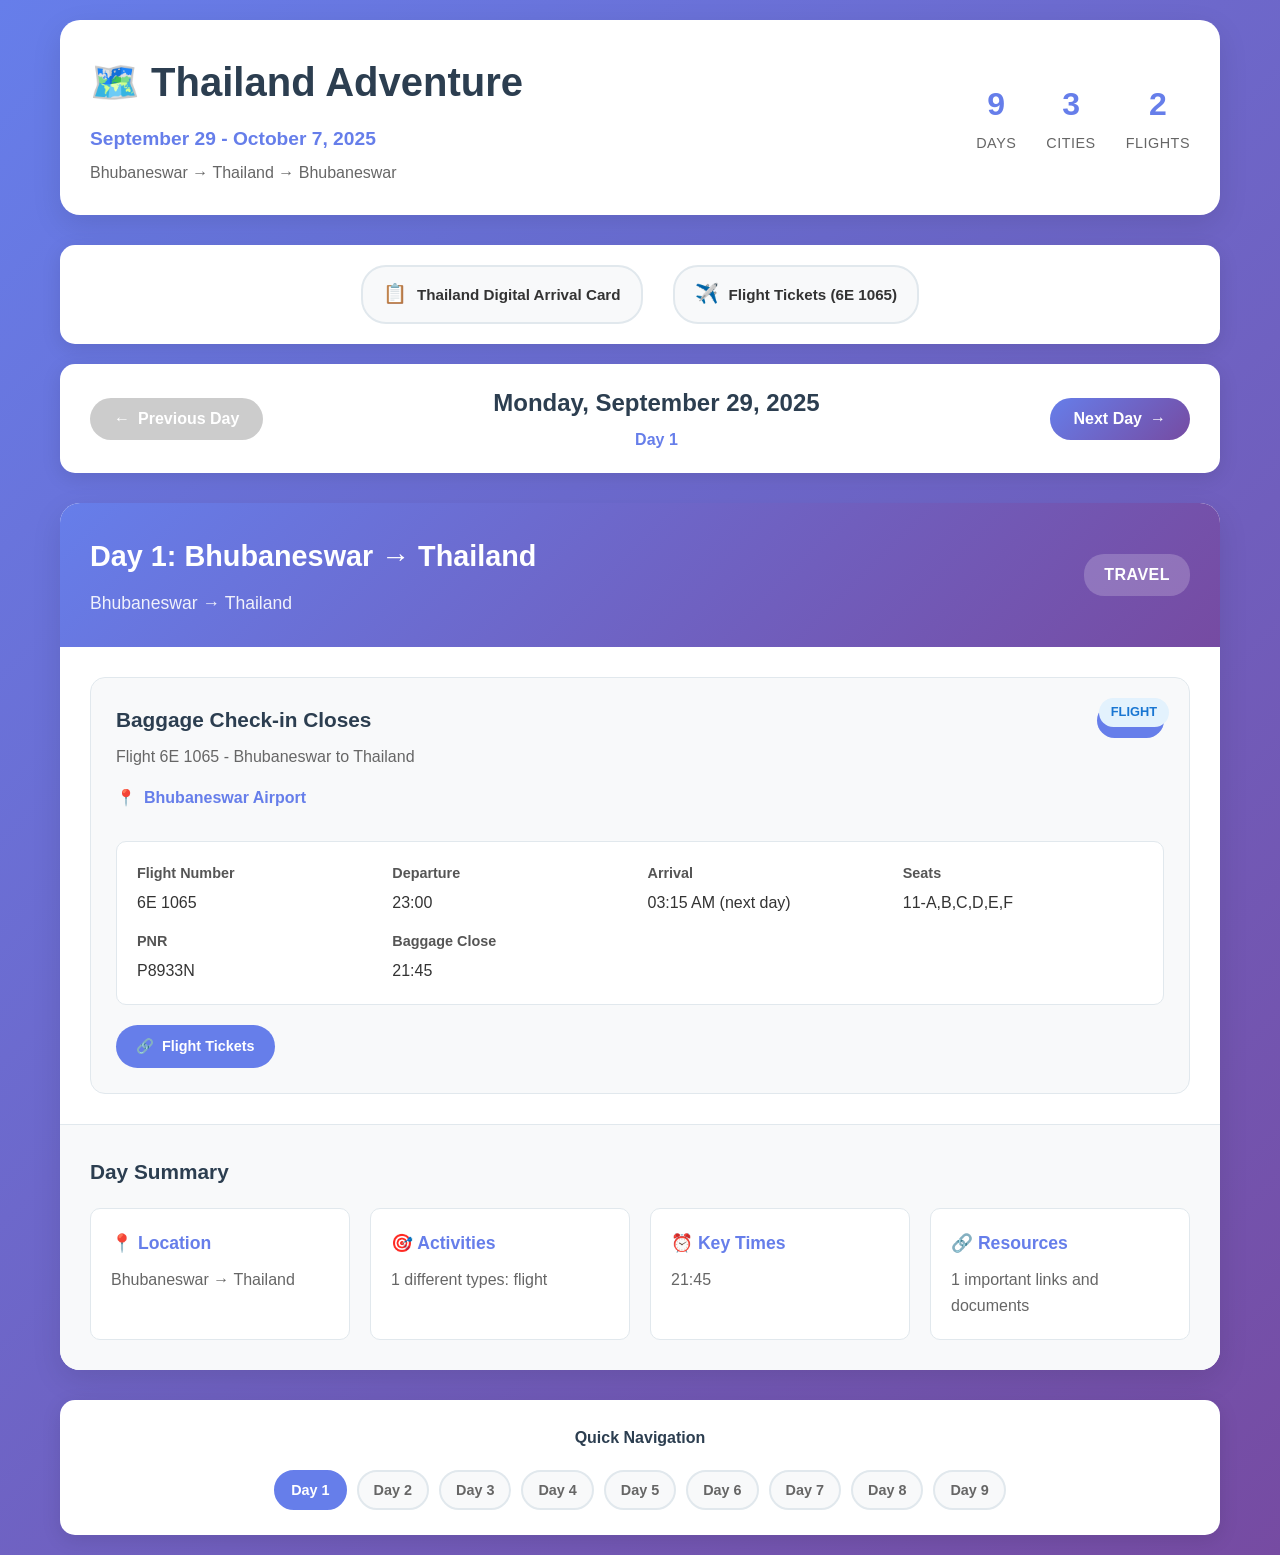
<file: index.html>
<!DOCTYPE html>
<html lang="en">
<head>
    <meta charset="UTF-8">
    <meta name="viewport" content="width=device-width, initial-scale=1.0">
    <title>Thailand Travel Itinerary</title>
    <link rel="stylesheet" href="itinerary.css">
</head>
<body>
    <div class="container">
        <header class="trip-header">
            <div class="trip-info">
                <h1>🗺️ Thailand Adventure</h1>
                <p class="trip-dates">September 29 - October 7, 2025</p>
                <p class="trip-route">Bhubaneswar → Thailand → Bhubaneswar</p>
            </div>
            <div class="trip-stats">
                <div class="stat">
                    <span class="stat-number">9</span>
                    <span class="stat-label">Days</span>
                </div>
                <div class="stat">
                    <span class="stat-number">3</span>
                    <span class="stat-label">Cities</span>
                </div>
                <div class="stat">
                    <span class="stat-number">2</span>
                    <span class="stat-label">Flights</span>
                </div>
            </div>
        </header>

        <!-- Quick Access Bar -->
        <div class="quick-access-bar">
            <!-- Dynamic content will be loaded here -->
        </div>

        <nav class="date-navigation">
            <button id="prevDay" class="nav-btn" disabled>
                <span>←</span> Previous Day
            </button>
            <div class="current-date">
                <span id="currentDate">Loading...</span>
                <span id="currentDay">Day 1</span>
            </div>
            <button id="nextDay" class="nav-btn">
                Next Day <span>→</span>
            </button>
        </nav>

        <main class="itinerary-content">
            <div class="day-overview">
                <div class="day-header">
                    <h2 id="dayTitle">Day 1: Bhubaneswar → Thailand</h2>
                    <div class="day-location" id="dayLocation">Bhubaneswar → Thailand</div>
                </div>
                <div class="day-type" id="dayType">Travel</div>
            </div>

            <div class="activities-container">
                <div id="activitiesList" class="activities-list">
                    <!-- Activities will be dynamically loaded here -->
                </div>
            </div>

            <div class="day-summary">
                <h3>Day Summary</h3>
                <div id="daySummary" class="summary-content">
                    <!-- Summary will be dynamically loaded here -->
                </div>
            </div>
        </main>

        <div class="quick-nav">
            <h4>Quick Navigation</h4>
            <div id="quickNavDays" class="quick-nav-days">
                <!-- Quick navigation buttons will be dynamically loaded here -->
            </div>
        </div>
    </div>

    <script src="itinerary.js"></script>
</body>
</html>
</file>
<file: itinerary.css>
/* Reset and base styles */
* {
    margin: 0;
    padding: 0;
    box-sizing: border-box;
}

body {
    font-family: -apple-system, BlinkMacSystemFont, 'Segoe UI', Roboto, Oxygen, Ubuntu, Cantarell, sans-serif;
    line-height: 1.6;
    color: #333;
    background: linear-gradient(135deg, #667eea 0%, #764ba2 100%);
    min-height: 100vh;
}

.container {
    max-width: 1200px;
    margin: 0 auto;
    padding: 20px;
}

/* Header */
.trip-header {
    background: white;
    padding: 30px;
    border-radius: 20px;
    box-shadow: 0 10px 30px rgba(0,0,0,0.1);
    margin-bottom: 30px;
    display: flex;
    justify-content: space-between;
    align-items: center;
    flex-wrap: wrap;
    gap: 20px;
}

.trip-info h1 {
    font-size: 2.5rem;
    color: #2c3e50;
    margin-bottom: 10px;
}

.trip-dates {
    font-size: 1.2rem;
    color: #667eea;
    font-weight: 600;
    margin-bottom: 5px;
}

.trip-route {
    color: #666;
    font-size: 1rem;
}

.trip-stats {
    display: flex;
    gap: 30px;
}

.stat {
    text-align: center;
}

.stat-number {
    display: block;
    font-size: 2rem;
    font-weight: bold;
    color: #667eea;
}

.stat-label {
    font-size: 0.9rem;
    color: #666;
    text-transform: uppercase;
    letter-spacing: 0.5px;
}

/* Quick Access Bar */
.quick-access-bar {
    background: white;
    padding: 20px 30px;
    border-radius: 15px;
    box-shadow: 0 5px 20px rgba(0,0,0,0.1);
    margin-bottom: 20px;
    display: flex;
    justify-content: center;
    align-items: center;
    flex-wrap: wrap;
    gap: 30px;
}

.quick-access-item {
    display: flex;
    align-items: center;
    gap: 10px;
    background: #f8f9fa;
    padding: 12px 20px;
    border-radius: 25px;
    border: 2px solid #e1e8ed;
    transition: all 0.3s ease;
}

.quick-access-item:hover {
    background: #667eea;
    border-color: #667eea;
    transform: translateY(-2px);
    box-shadow: 0 5px 15px rgba(102, 126, 234, 0.3);
}

.quick-access-icon {
    font-size: 1.2rem;
}

.quick-access-link {
    color: #333;
    text-decoration: none;
    font-weight: 600;
    font-size: 0.95rem;
    transition: color 0.3s ease;
}

.quick-access-item:hover .quick-access-link {
    color: white;
}

/* Date Navigation */
.date-navigation {
    background: white;
    padding: 20px 30px;
    border-radius: 15px;
    box-shadow: 0 5px 20px rgba(0,0,0,0.1);
    margin-bottom: 30px;
    display: flex;
    justify-content: space-between;
    align-items: center;
    flex-wrap: wrap;
    gap: 20px;
}

.nav-btn {
    background: linear-gradient(135deg, #667eea 0%, #764ba2 100%);
    color: white;
    border: none;
    padding: 12px 24px;
    border-radius: 25px;
    font-size: 1rem;
    font-weight: 600;
    cursor: pointer;
    transition: all 0.3s ease;
    display: flex;
    align-items: center;
    gap: 8px;
}

.nav-btn:hover:not(:disabled) {
    transform: translateY(-2px);
    box-shadow: 0 5px 15px rgba(102, 126, 234, 0.4);
}

.nav-btn:disabled {
    background: #ccc;
    cursor: not-allowed;
    transform: none;
    box-shadow: none;
}

.current-date {
    text-align: center;
    flex: 1;
}

.current-date span:first-child {
    display: block;
    font-size: 1.5rem;
    font-weight: bold;
    color: #2c3e50;
    margin-bottom: 5px;
}

.current-date span:last-child {
    font-size: 1rem;
    color: #667eea;
    font-weight: 600;
}

/* Main Content */
.itinerary-content {
    background: white;
    border-radius: 20px;
    box-shadow: 0 10px 30px rgba(0,0,0,0.1);
    overflow: hidden;
    margin-bottom: 30px;
}

.day-overview {
    background: linear-gradient(135deg, #667eea 0%, #764ba2 100%);
    color: white;
    padding: 30px;
    display: flex;
    justify-content: space-between;
    align-items: center;
    flex-wrap: wrap;
    gap: 20px;
}

.day-header h2 {
    font-size: 1.8rem;
    margin-bottom: 10px;
}

.day-location {
    font-size: 1.1rem;
    opacity: 0.9;
}

.day-type {
    background: rgba(255,255,255,0.2);
    padding: 8px 20px;
    border-radius: 20px;
    font-weight: 600;
    text-transform: uppercase;
    letter-spacing: 0.5px;
}

/* Activities */
.activities-container {
    padding: 30px;
}

.activities-list {
    display: flex;
    flex-direction: column;
    gap: 20px;
}

.activity-item {
    background: #f8f9fa;
    border: 1px solid #e1e8ed;
    border-radius: 15px;
    padding: 25px;
    transition: all 0.3s ease;
    position: relative;
}

.activity-item:hover {
    transform: translateY(-2px);
    box-shadow: 0 5px 20px rgba(0,0,0,0.1);
    border-color: #667eea;
}

.activity-header {
    display: flex;
    justify-content: space-between;
    align-items: flex-start;
    margin-bottom: 15px;
    flex-wrap: wrap;
    gap: 15px;
}

.activity-time {
    background: #667eea;
    color: white;
    padding: 6px 15px;
    border-radius: 20px;
    font-size: 0.9rem;
    font-weight: 600;
    white-space: nowrap;
}

.activity-title {
    font-size: 1.3rem;
    font-weight: 600;
    color: #2c3e50;
    margin-bottom: 8px;
}

.activity-description {
    color: #666;
    margin-bottom: 15px;
    line-height: 1.6;
}

.activity-location {
    color: #667eea;
    font-weight: 600;
    margin-bottom: 15px;
    display: flex;
    align-items: center;
    gap: 8px;
}

.activity-location::before {
    content: "📍";
}

.activity-type {
    position: absolute;
    top: 20px;
    right: 20px;
    padding: 4px 12px;
    border-radius: 15px;
    font-size: 0.8rem;
    font-weight: 600;
    text-transform: uppercase;
}

.type-flight {
    background: #e3f2fd;
    color: #1976d2;
}

.type-hotel {
    background: #f3e5f5;
    color: #7b1fa2;
}

.type-activity {
    background: #e8f5e8;
    color: #388e3c;
}

.type-travel {
    background: #fff3e0;
    color: #f57c00;
}

.type-document {
    background: #fce4ec;
    color: #c2185b;
}

/* Activity Details */
.activity-details {
    background: white;
    border: 1px solid #e1e8ed;
    border-radius: 10px;
    padding: 20px;
    margin-top: 15px;
}

.details-grid {
    display: grid;
    grid-template-columns: repeat(auto-fit, minmax(200px, 1fr));
    gap: 15px;
}

.detail-item {
    display: flex;
    flex-direction: column;
    gap: 5px;
}

.detail-label {
    font-weight: 600;
    color: #555;
    font-size: 0.9rem;
}

.detail-value {
    color: #333;
    font-size: 1rem;
}

/* Links */
.activity-links {
    margin-top: 20px;
    display: flex;
    flex-wrap: wrap;
    gap: 10px;
}

.link-btn {
    background: #667eea;
    color: white;
    text-decoration: none;
    padding: 10px 20px;
    border-radius: 25px;
    font-size: 0.9rem;
    font-weight: 600;
    transition: all 0.3s ease;
    display: inline-flex;
    align-items: center;
    gap: 8px;
}

.link-btn:hover {
    background: #5a6fd8;
    transform: translateY(-1px);
    box-shadow: 0 3px 10px rgba(102, 126, 234, 0.3);
}

.link-btn::before {
    content: "🔗";
}

/* Day Summary */
.day-summary {
    background: #f8f9fa;
    padding: 30px;
    border-top: 1px solid #e1e8ed;
}

.day-summary h3 {
    color: #2c3e50;
    margin-bottom: 20px;
    font-size: 1.3rem;
}

.summary-content {
    display: grid;
    grid-template-columns: repeat(auto-fit, minmax(250px, 1fr));
    gap: 20px;
}

.summary-item {
    background: white;
    padding: 20px;
    border-radius: 10px;
    border: 1px solid #e1e8ed;
}

.summary-item h4 {
    color: #667eea;
    margin-bottom: 10px;
    font-size: 1.1rem;
}

.summary-item p {
    color: #666;
    line-height: 1.6;
}

/* Quick Navigation */
.quick-nav {
    background: white;
    padding: 25px;
    border-radius: 15px;
    box-shadow: 0 5px 20px rgba(0,0,0,0.1);
}

.quick-nav h4 {
    color: #2c3e50;
    margin-bottom: 20px;
    text-align: center;
}

.quick-nav-days {
    display: flex;
    flex-wrap: wrap;
    gap: 10px;
    justify-content: center;
}

.quick-nav-btn {
    background: #f8f9fa;
    border: 2px solid #e1e8ed;
    color: #666;
    padding: 10px 15px;
    border-radius: 25px;
    font-size: 0.9rem;
    font-weight: 600;
    cursor: pointer;
    transition: all 0.3s ease;
    text-decoration: none;
    display: inline-block;
}

.quick-nav-btn:hover {
    background: #667eea;
    color: white;
    border-color: #667eea;
    transform: translateY(-1px);
}

.quick-nav-btn.active {
    background: #667eea;
    color: white;
    border-color: #667eea;
}

/* Responsive Design */
@media (max-width: 768px) {
    .trip-header {
        flex-direction: column;
        text-align: center;
    }
    
    .trip-stats {
        justify-content: center;
    }
    
    .quick-access-bar {
        flex-direction: column;
        gap: 15px;
    }
    
    .quick-access-item {
        width: 100%;
        justify-content: center;
    }
    
    .date-navigation {
        flex-direction: column;
        text-align: center;
    }
    
    .nav-btn {
        width: 100%;
        justify-content: center;
    }
    
    .day-overview {
        flex-direction: column;
        text-align: center;
    }
    
    .activity-header {
        flex-direction: column;
        align-items: flex-start;
    }
    
    .activity-type {
        position: static;
        align-self: flex-start;
        margin-top: 10px;
    }
    
    .details-grid {
        grid-template-columns: 1fr;
    }
    
    .summary-content {
        grid-template-columns: 1fr;
    }
    
    .container {
        padding: 15px;
    }
    
    .trip-info h1 {
        font-size: 2rem;
    }
}

@media (max-width: 480px) {
    .trip-header,
    .quick-access-bar,
    .day-overview,
    .activities-container,
    .day-summary,
    .quick-nav {
        padding: 20px;
    }
    
    .trip-info h1 {
        font-size: 1.8rem;
    }
    
    .activity-item {
        padding: 20px;
    }
    
    .quick-access-item {
        padding: 10px 15px;
    }
    
    .quick-access-link {
        font-size: 0.9rem;
    }
}

/* Loading animation */
@keyframes fadeIn {
    from {
        opacity: 0;
        transform: translateY(20px);
    }
    to {
        opacity: 1;
        transform: translateY(0);
    }
}

.activity-item {
    animation: fadeIn 0.5s ease-out;
}

/* Empty state */
.empty-state {
    text-align: center;
    padding: 60px 20px;
    color: #666;
}

.empty-icon {
    font-size: 4rem;
    margin-bottom: 20px;
}

.empty-state h3 {
    margin-bottom: 10px;
    color: #555;
}
</file>
